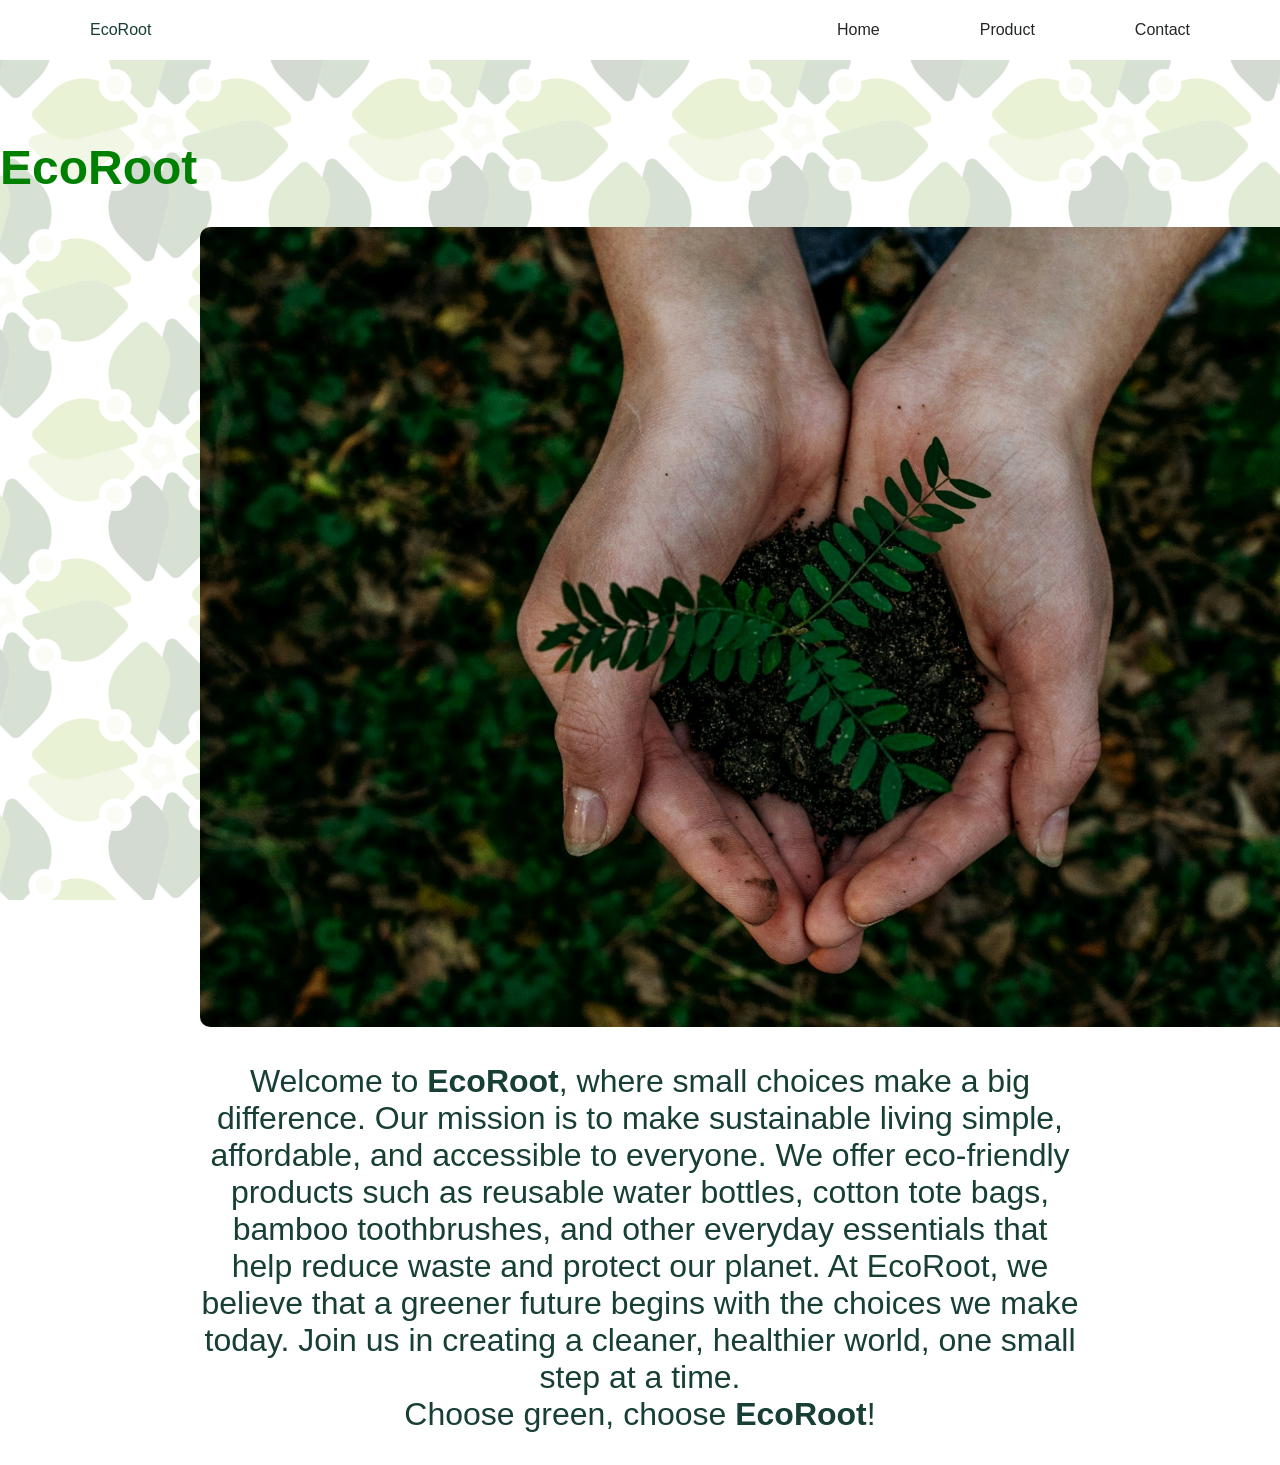
<file: index.html>
<!DOCTYPE html>
<html lang="en">
<head>
    <meta charset="UTF-8">
    <meta name="viewport" content="width=device-width, initial-scale=1.0">
    <link rel="stylesheet" href="./html-css/css/style.css">
    <title>EcoRoot - Home</title>
</head>
<body>
    <nav class="navbar">
        <div class="logo">EcoRoot</div>
        <ul class="nav-links">
        <li><a href="index.html">Home</a>
        <li><a href="html-css/product.html">Product</a></li>
        <li><a href="html-css/contact.html">Contact</a></li>
        </ul>
    </nav>
    <main>
        <div class="first-part">
        <h1 class="heading">EcoRoot</h1>
        <img class="main-image" src="./html-css/images/main-image.jpg" alt="">
        <p>Welcome to <strong>EcoRoot</strong>, where small choices make a big difference. Our mission is to make sustainable living simple, affordable, and accessible to everyone. We offer eco-friendly products such as reusable water bottles, cotton tote bags, bamboo toothbrushes, and other everyday essentials that help reduce waste and protect our planet. At EcoRoot, we believe that a greener future begins with the choices we make today. Join us in creating a cleaner, healthier world, one small step at a time. <br> Choose green, choose <strong>EcoRoot</strong>!</p>
        </div>
    </main>

</body>
</html>
</file>
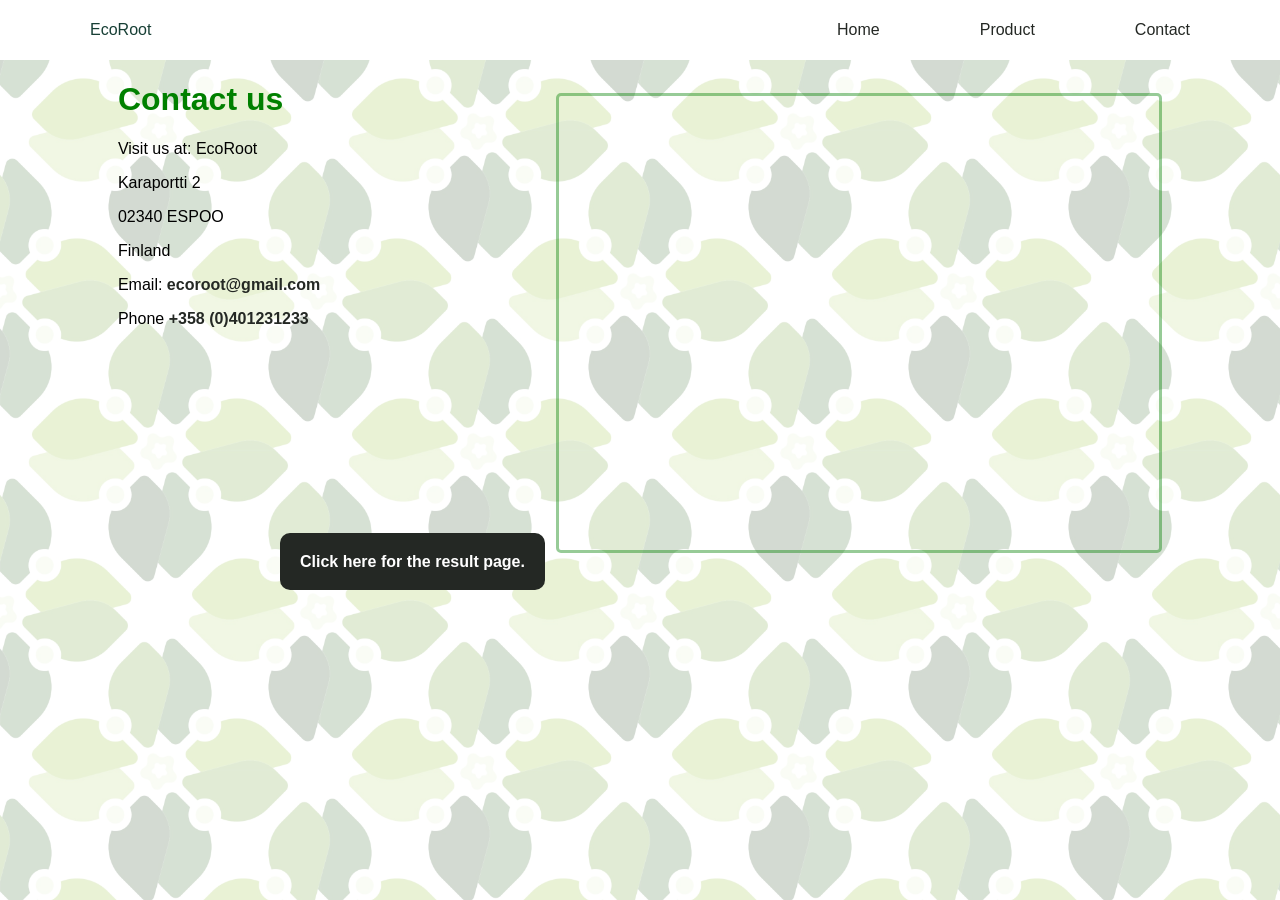
<file: html-css/contact.html>
<!DOCTYPE html>
<html lang="en">
<head>
    <meta charset="UTF-8">
    <meta name="viewport" content="width=device-width, initial-scale=1.0">
    <link rel="stylesheet" href="css/style.css">
    <title>EcoRoot - Contact</title>
</head>
<body>
        <nav class="navbar">
        <div class="logo">EcoRoot</div>
        <ul class="nav-links">
        <li><a href="../index.html">Home</a>
        <li><a href="product.html">Product</a></li>
        <li><a href="contact.html">Contact</a></li>
        </ul>
    </nav>
    <div class="footer-content">
        <div class="contact-info">
            <h1>Contact us</h1>
            <p>Visit us at: EcoRoot</p>
            <p>Karaportti 2</p>
            <p>02340 ESPOO</p>
            <p>Finland</p>
            <p>Email: <strong><a href="ecoroot@gmail.com">ecoroot@gmail.com</a></strong></p>
            <p>Phone <strong><a href="+358 (0)401231233">+358 (0)401231233</a></strong></p>
        </div>
        <div class="google-map">
            <iframe src="https://www.google.com/maps/embed?pb=!1m18!1m12!1m3!1d2180.040008069358!2d24.755933612739543!3d60.22399853898419!2m3!1f0!2f0!3f0!3m2!1i1024!2i768!4f13.1!3m3!1m2!1s0x468df797cfe43cbb%3A0xb99a2c26d4df39ff!2sMetropolia%20University%20of%20Applied%20Sciences%20-%20Karamalmi%20Campus!5e1!3m2!1sen!2sfi!4v1793103641897!5m2!1sen!2sfi" width="600" height="450" style="border:0;"  allowfullscreen="" loading="lazy" referrerpolicy="strict-origin-when-cross-origin"></iframe>
        </div>

       </div>
       <div class="result-link">
        <a href="result.html" ><strong>Click here for the result page.</strong></a>
       </div>
       
    
</body>
</html>
</file>
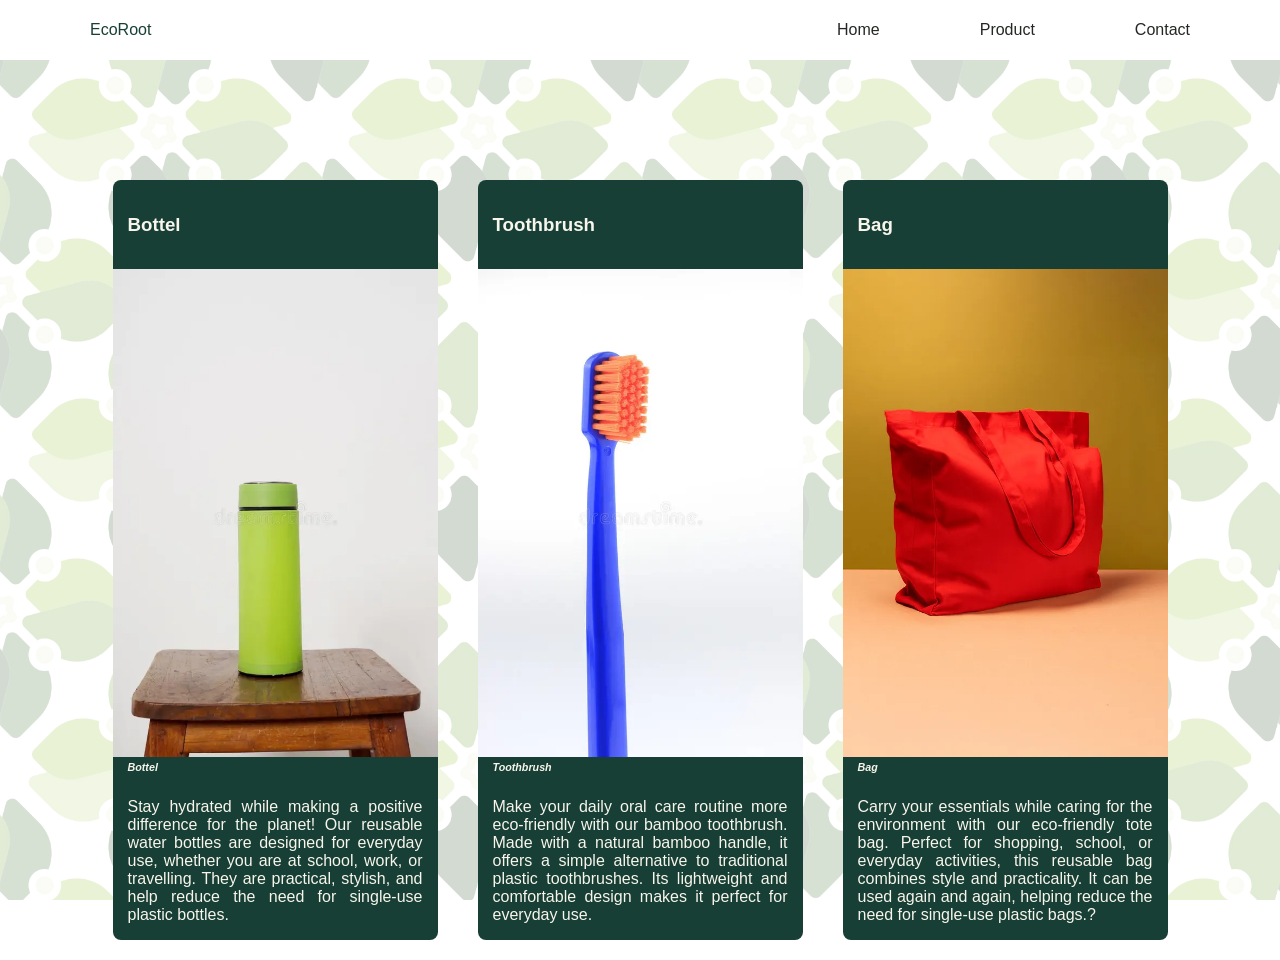
<file: html-css/product.html>
<!DOCTYPE html>
<html lang="en">
<head>
    <meta charset="UTF-8">
    <meta name="viewport" content="width=device-width, initial-scale=1.0">
    <link rel="stylesheet" href="css/style.css">
    <title>EcoRoot - Product</title>
</head>
<body>
        <nav class="navbar">
        <div class="logo">EcoRoot</div>
        <ul class="nav-links">
        <li><a href="../index.html">Home</a>
        <li><a href="product.html">Product</a></li>
        <li><a href="contact.html">Contact</a></li>
        </ul>
    </nav>
    <div class="card-container">
        <div class="card">
            <div class="card-content">
                <h3>Bottel</h3>
                <div class="image-product">
                    <img src="images/b2.webp" alt="Botle image">
                </div>
                <h6><i>Bottel</i></h6>
                <p>Stay hydrated while making a positive difference for the planet! Our reusable water bottles are designed for everyday use, whether you are at school, work, or travelling. They are practical, stylish, and help reduce the need for single-use plastic bottles.</p>
            </div>
        </div>

        <div class="card">
            <div class="card-content">
                <h3>Toothbrush</h3>
                <div class="image-product">
                    <img src="images/toothbrash2.webp" alt="">
                </div>
                 <h6><i>Toothbrush</i></h6>
                <p>Make your daily oral care routine more eco-friendly with our bamboo toothbrush. Made with a natural bamboo handle, it offers a simple alternative to traditional plastic toothbrushes. Its lightweight and comfortable design makes it perfect for everyday use.</p>
            </div>
        </div>

        <div class="card">
            <div class="card-content">
                <h3>Bag</h3>
                <div class="image-product">
                    <img src="images/bag2.webp" alt="">
                </div>
                <h6><i>Bag</i></h6>
                <p>Carry your essentials while caring for the environment with our eco-friendly tote bag. Perfect for shopping, school, or everyday activities, this reusable bag combines style and practicality. It can be used again and again, helping reduce the need for single-use plastic bags.?</p>
            </div>
        </div>
       </div>

    
</body>
</html>
</file>
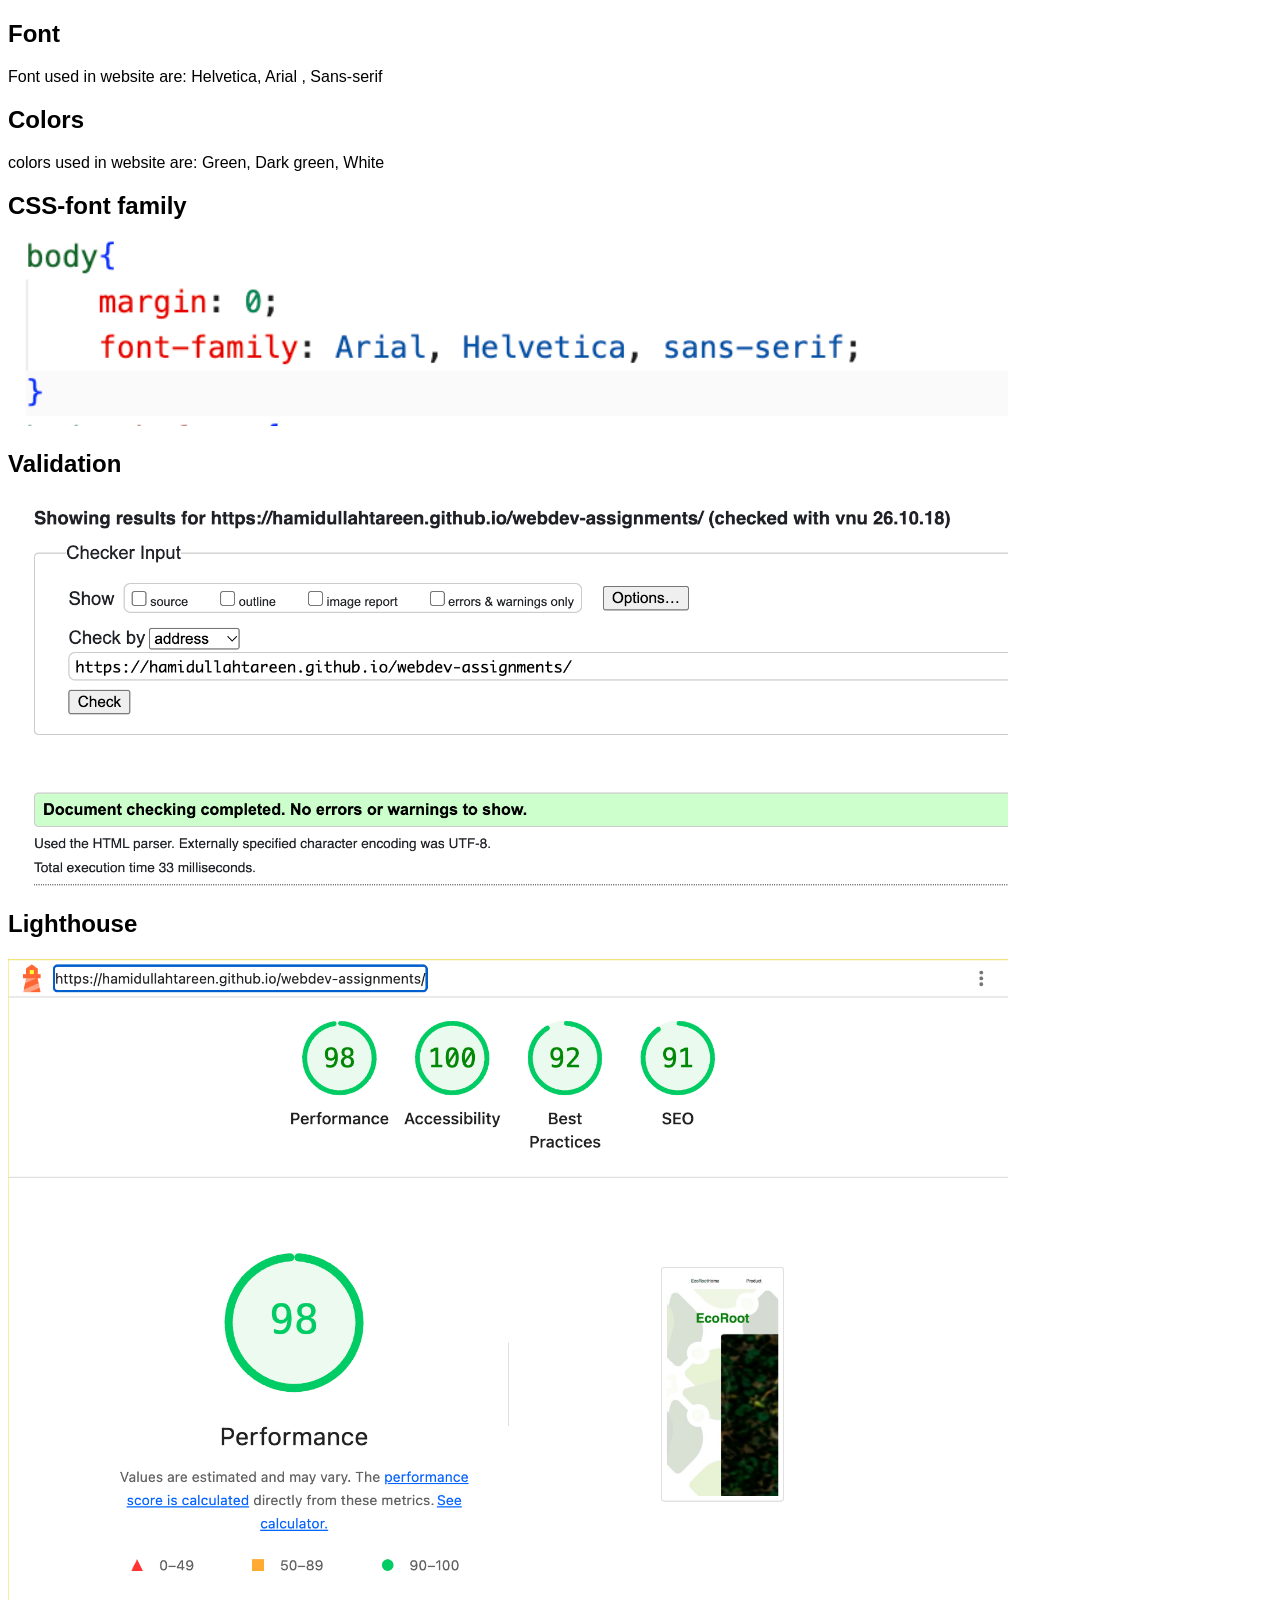
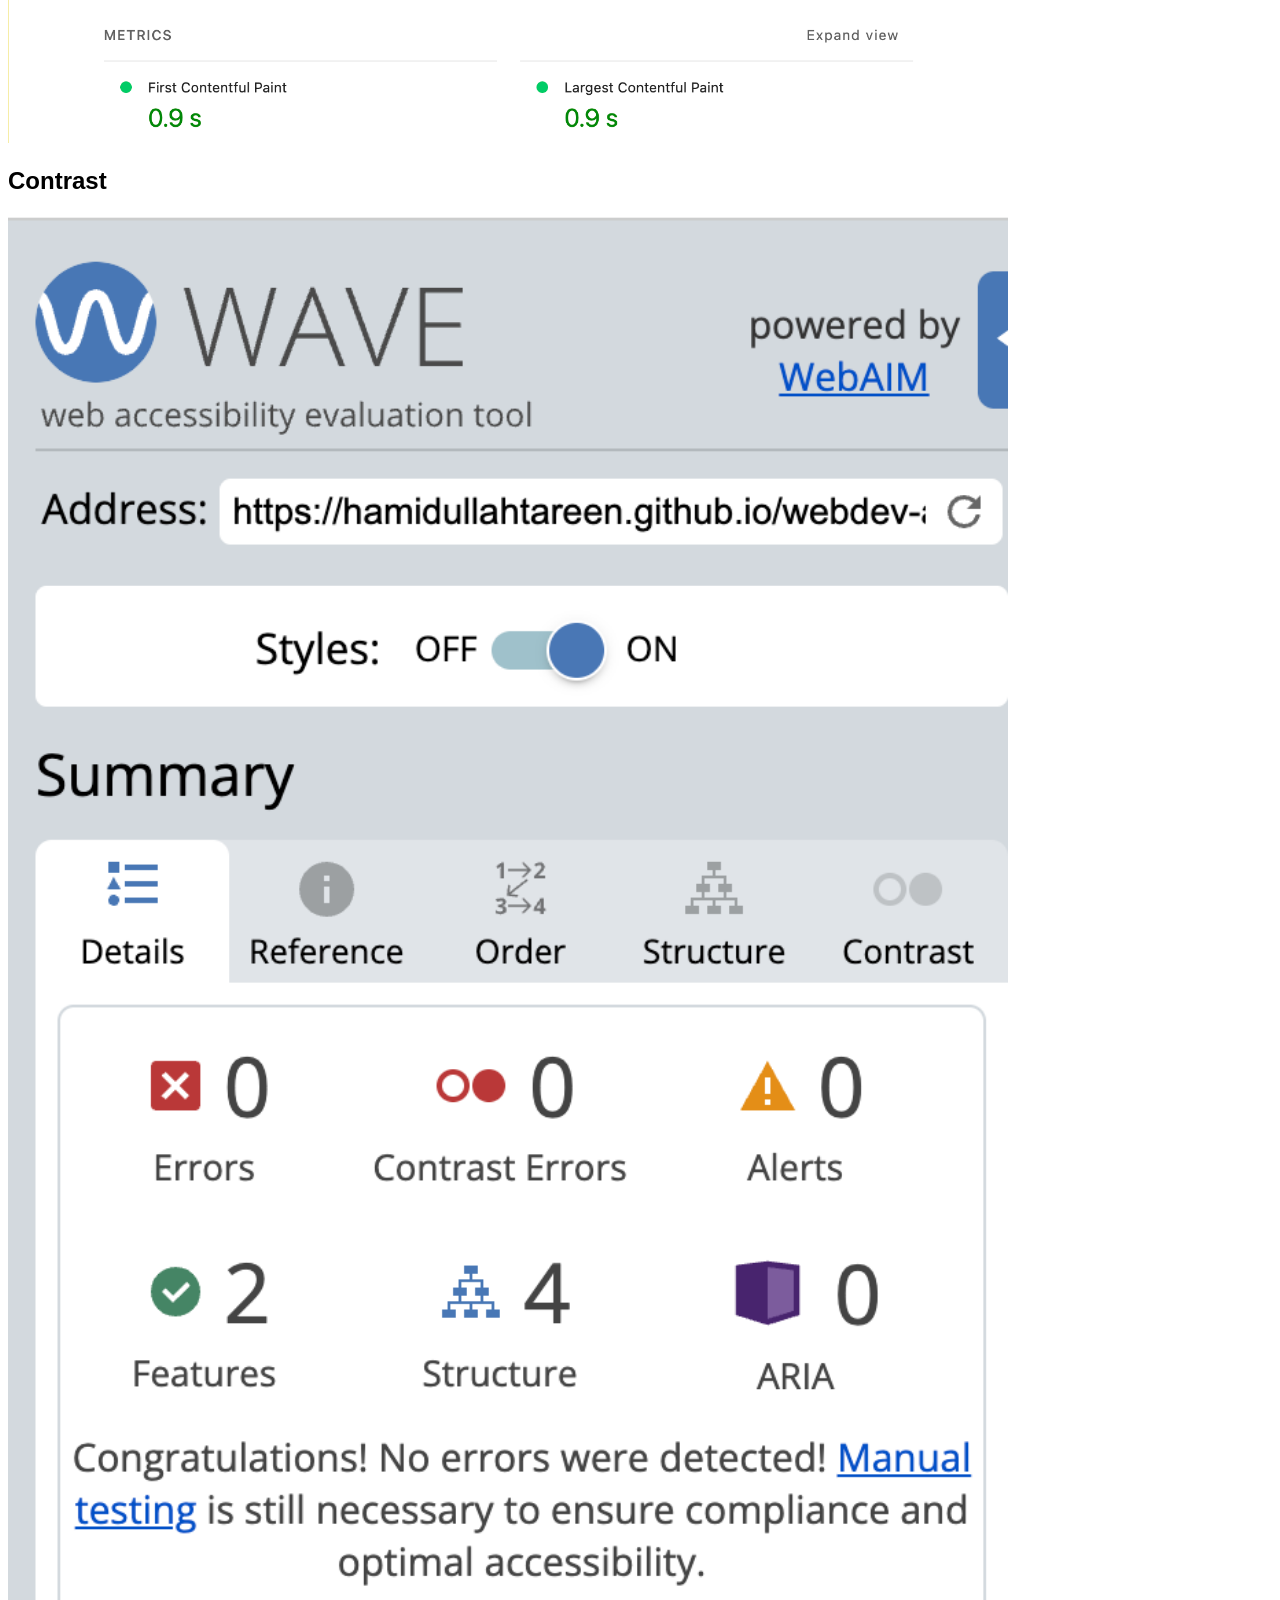
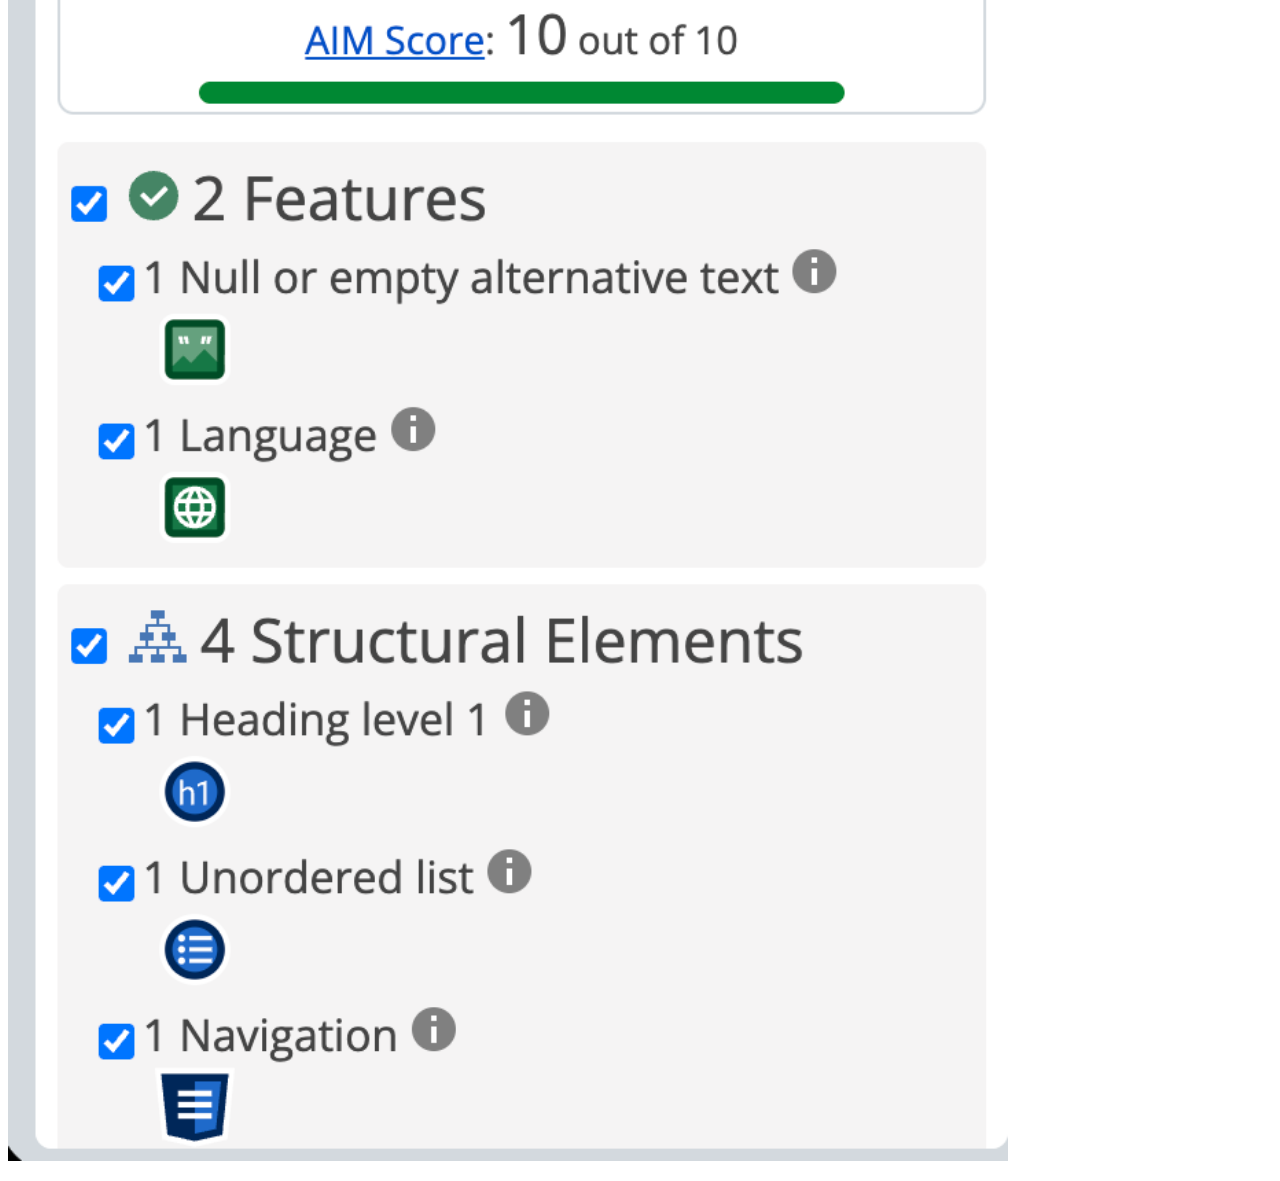
<file: html-css/result.html>
<!DOCTYPE html>
<html lang="en">
<head>
    <meta charset="UTF-8">
    <meta name="viewport" content="width=device-width, initial-scale=1.0">
    <title>Result</title>
    <style>
        body{
            font-family: Arial, Helvetica, sans-serif;
        }
        img{
            width: 1000px;
        }
    </style>
</head>
<body>
    <h2>Font</h2>
    <p>Font used in website are: Helvetica, Arial , Sans-serif</p>
    <h2>Colors</h2>
    <p>colors used in website are: Green, Dark green, White</p>

    <h2>CSS-font family</h2>
    <p>
        <img src="images/CSS-font-family.png" alt="valid">
    </p>

    <h2>Validation</h2>
    <p>
        <img src="images/validation.png" alt="valid">
    </p>
    <h2>Lighthouse</h2>
    <p>
        <img src="images/Lighthouse.png" alt="lighthouse">
    </p>
    <h2>Contrast</h2>
    <p>
        <img src="images/contrast.png" alt="contrast">
</p>

</body>
</html>
</file>
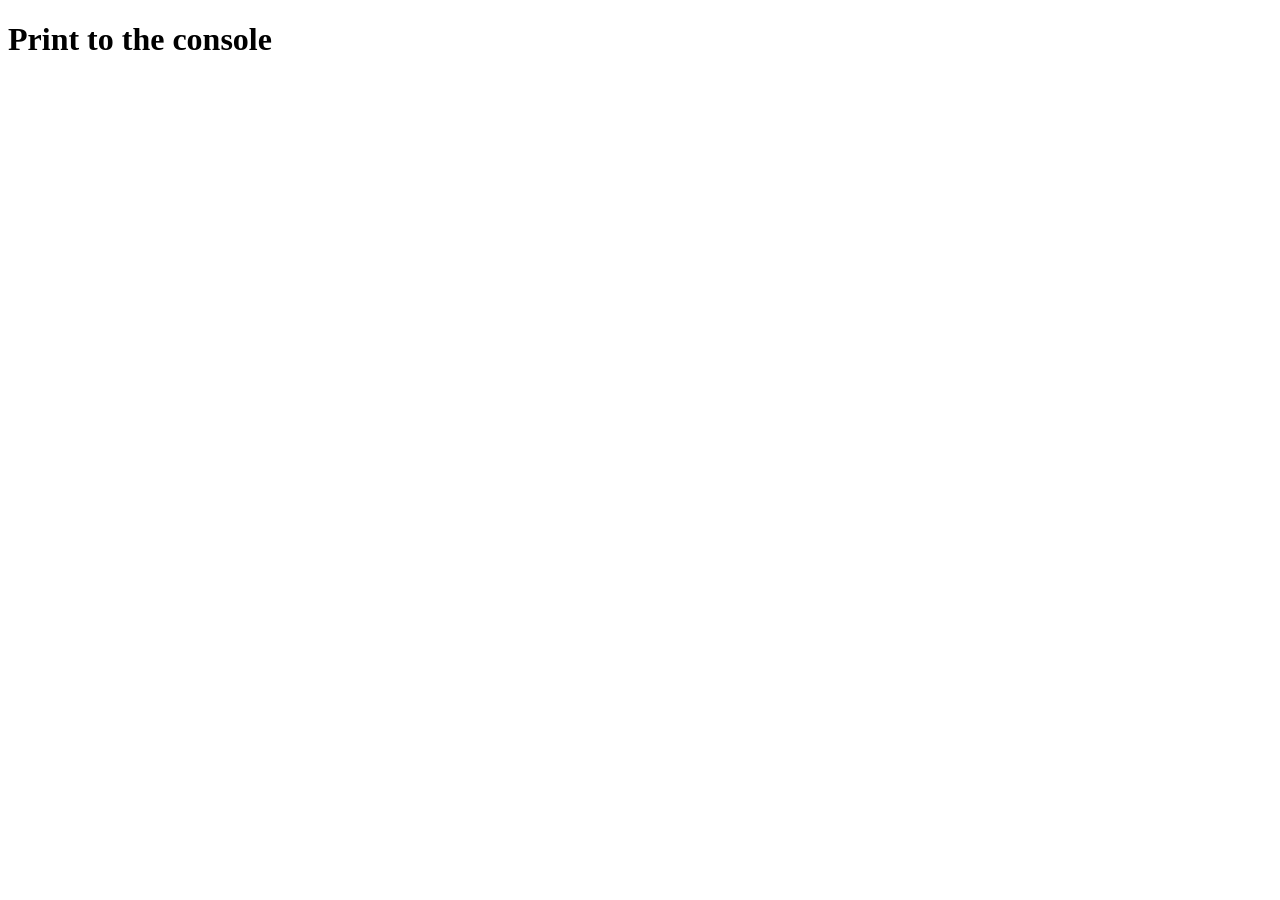
<file: js-1-2/assignment-1/assignment-1.html>
<!DOCTYPE html>
<html lang="en">
<head>
    <meta charset="UTF-8">
    <meta name="viewport" content="width=device-width, initial-scale=1.0">
    <title>Assignment 1</title>
    <script src="assignment-1.js"></script>
</head>
<body>
    <h1>Print to the console</h1>
    <p id="target"></p>
</body>
</html>
</file>
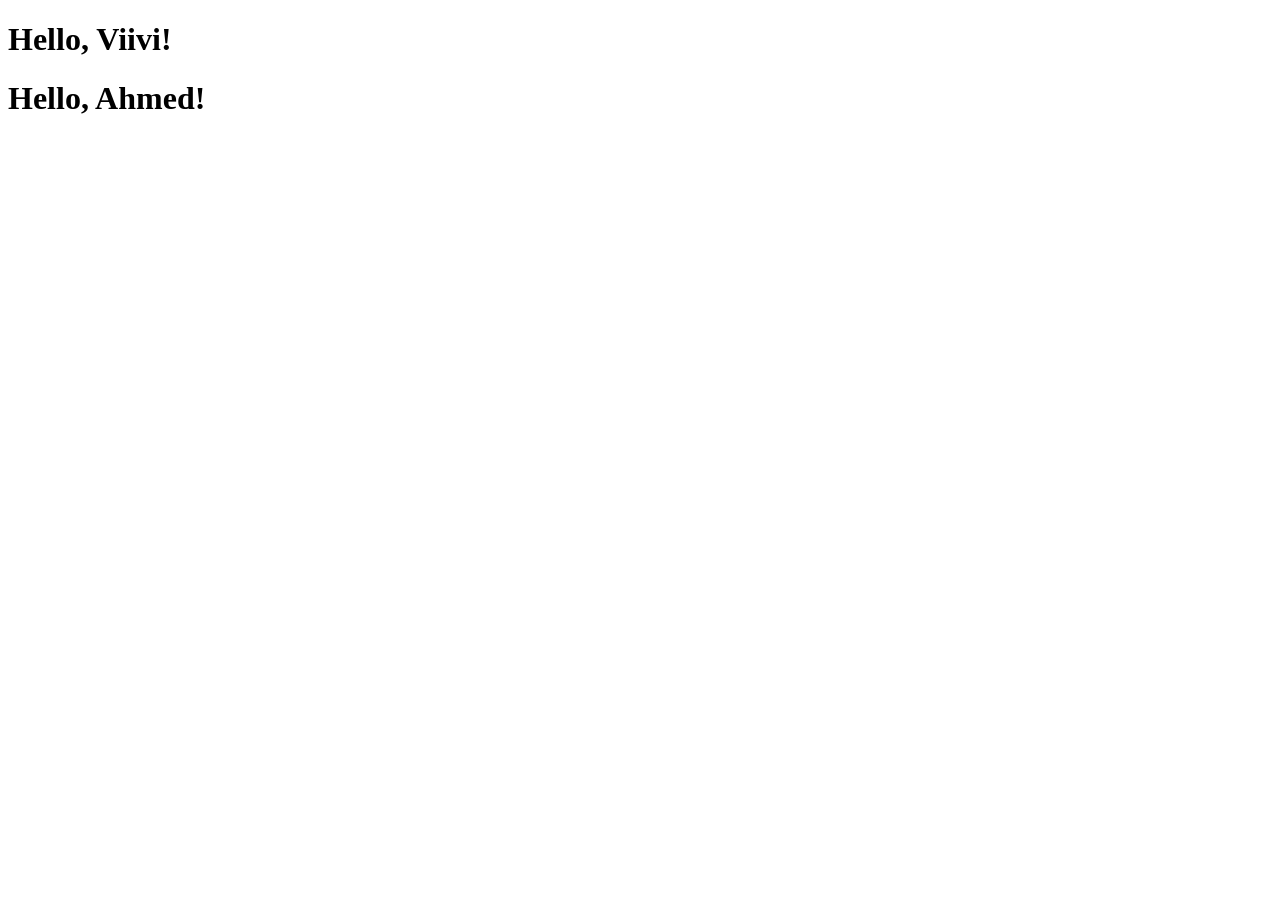
<file: js-1-2/assignment-2/assignment-2.html>
<!DOCTYPE html>
<html lang="en">
<head>
  <meta charset="UTF-8">
  <title>Assignment 2</title>
  <script src="assignment-2.js" defer></script>
</head>
<body>
<h1>Hello, Viivi!</h1>
<h1>Hello, Ahmed!</h1>
<p id="target"></p>
</body>
</html>
</file>
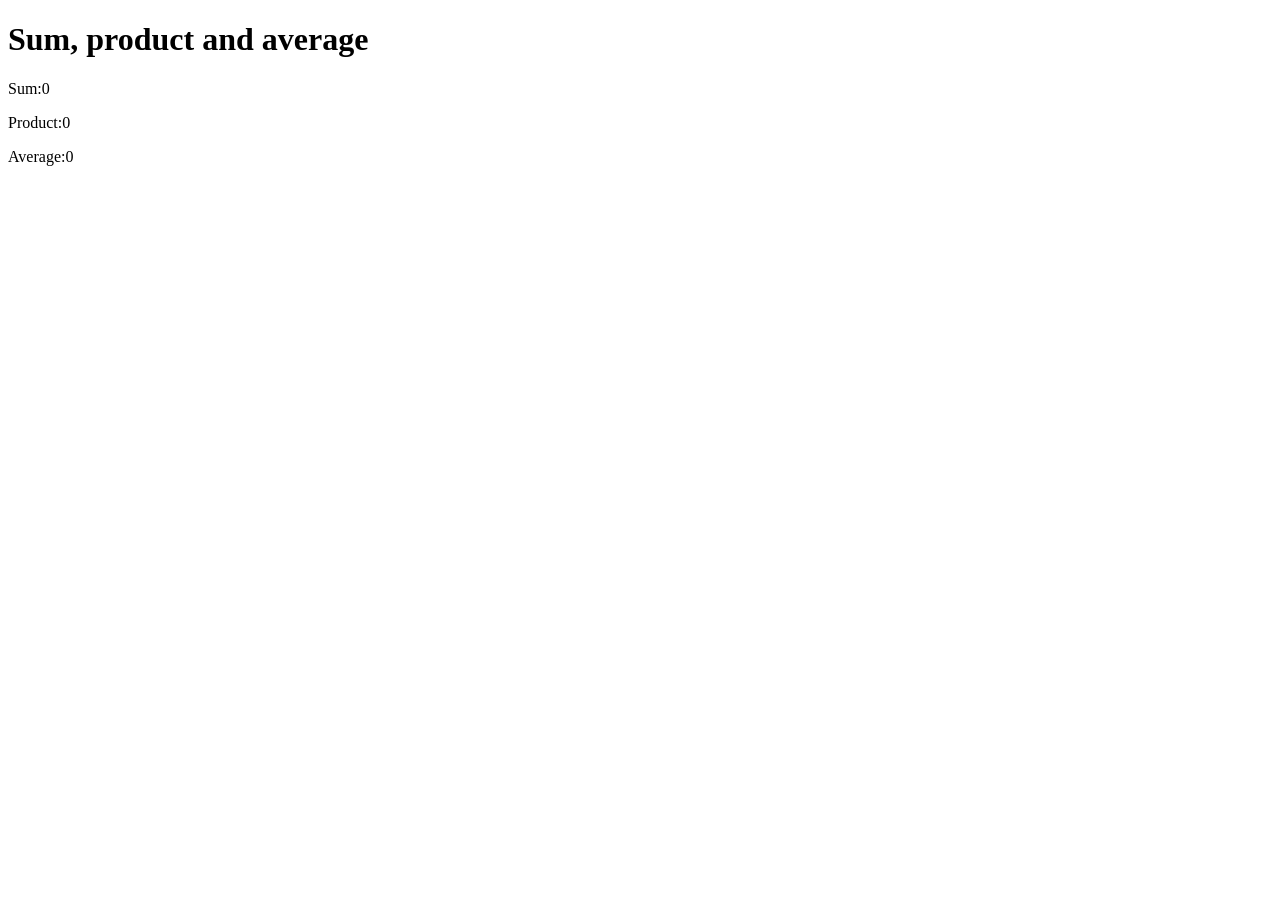
<file: js-1-2/assignment-3/assignment-3.html>
<!DOCTYPE html>
<html lang="en">
<head>
  <meta charset="UTF-8">
  <title>Assignment 3</title>
  <script src="assignment-3.js" defer></script>
</head>
<body>
<h1>Sum, product and average</h1>
<p id="sum"></p>
<p id="product"></p>
<p id="average"></p>
</body>
</html>
</file>
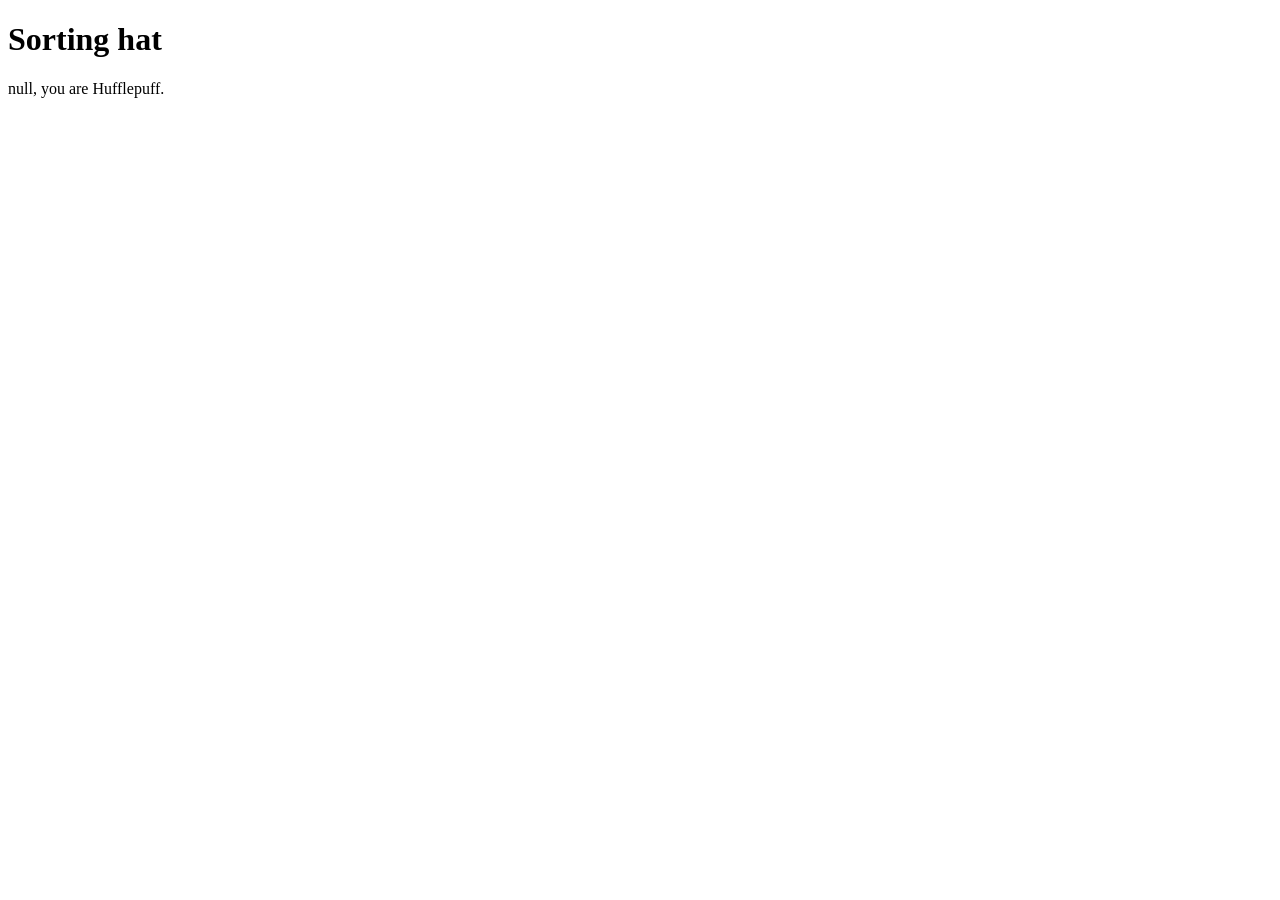
<file: js-1-2/assignment-4/assignment-4.html>
<!DOCTYPE html>
<html lang="en">
<head>
  <meta charset="UTF-8">
  <title>Assignment 4</title>
  <script src="assignment-4.js" defer></script>
</head>
<body>
<h1>Sorting hat</h1>
<p id="result"></p>
</body>
</html>
</file>
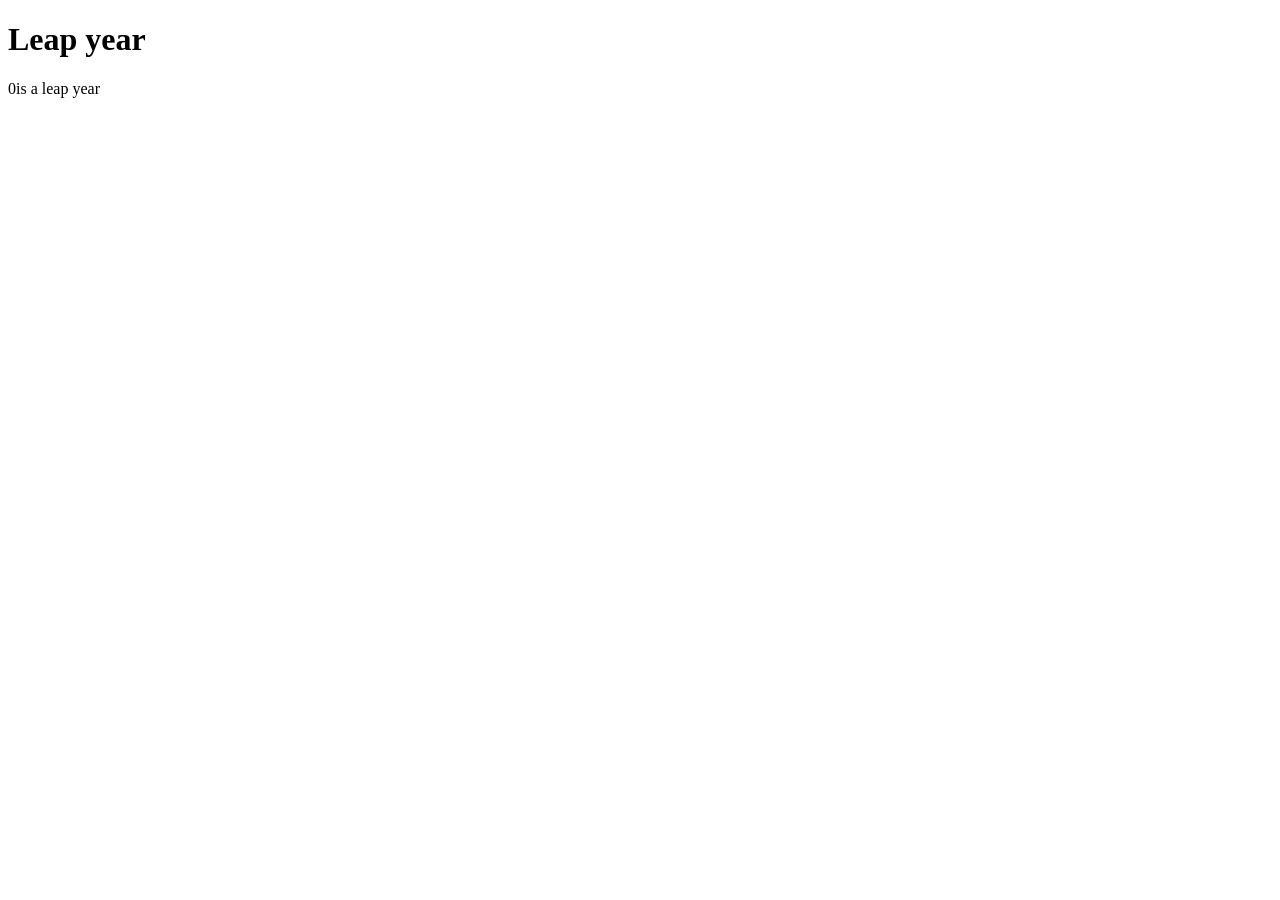
<file: js-1-2/assignment-5/assignment-5.html>
<!DOCTYPE html>
<html lang="en">
<head>
  <meta charset="UTF-8">
  <title>Assignment 5</title>
  <script src="assignment-5.js" defer></script>
</head>
<body>
<h1>Leap year</h1>
<p id="target"></p>
</body>
</html>
</file>
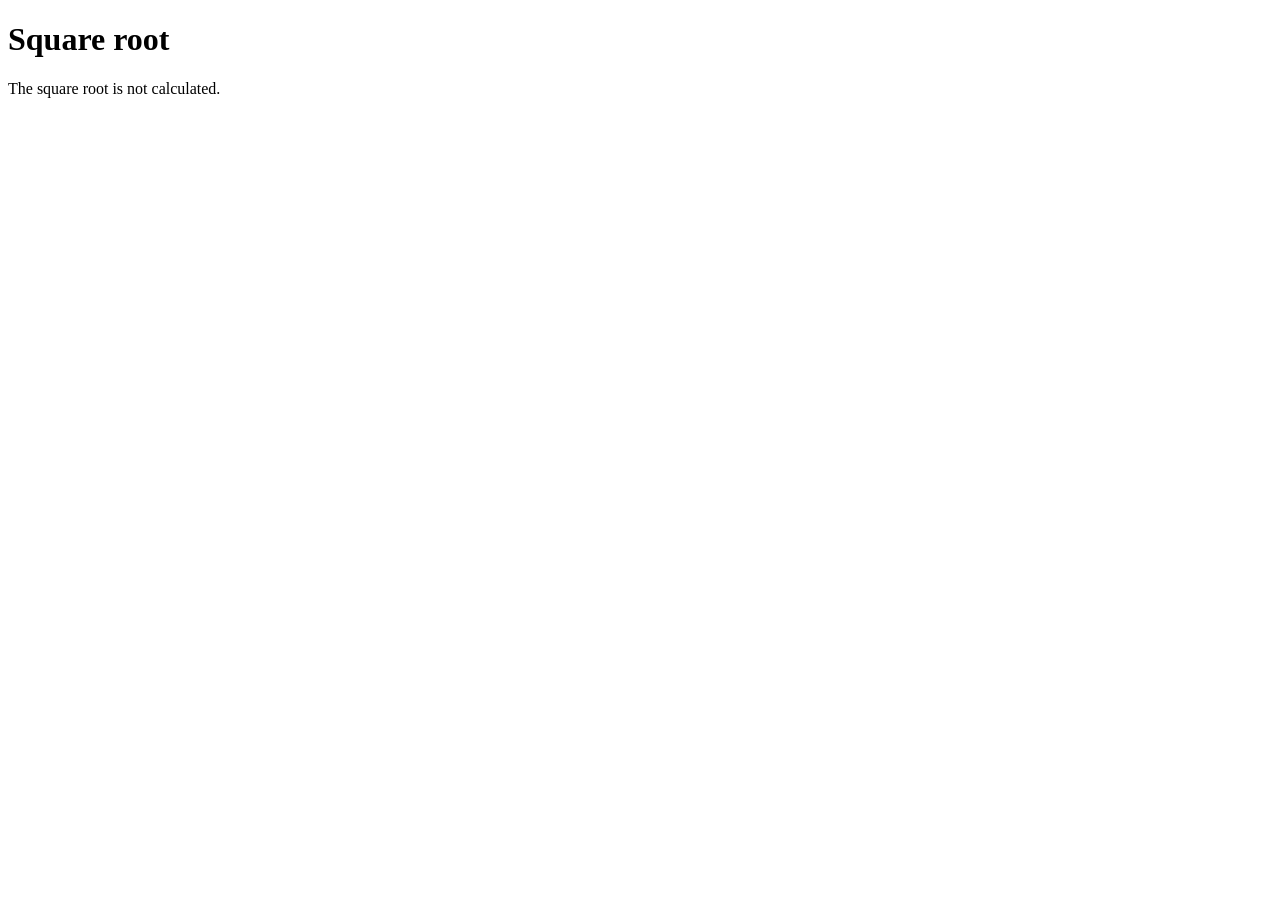
<file: js-1-2/assignment-6/assignment-6.html>
<!DOCTYPE html>
<html lang="en">
<head>
  <meta charset="UTF-8">
  <title>Assignment 6</title>
  <script src="assignment-6.js" defer></script>
</head>
<body>
<h1>Square root</h1>
<p id="target"></p>
</body>
</html>
</file>
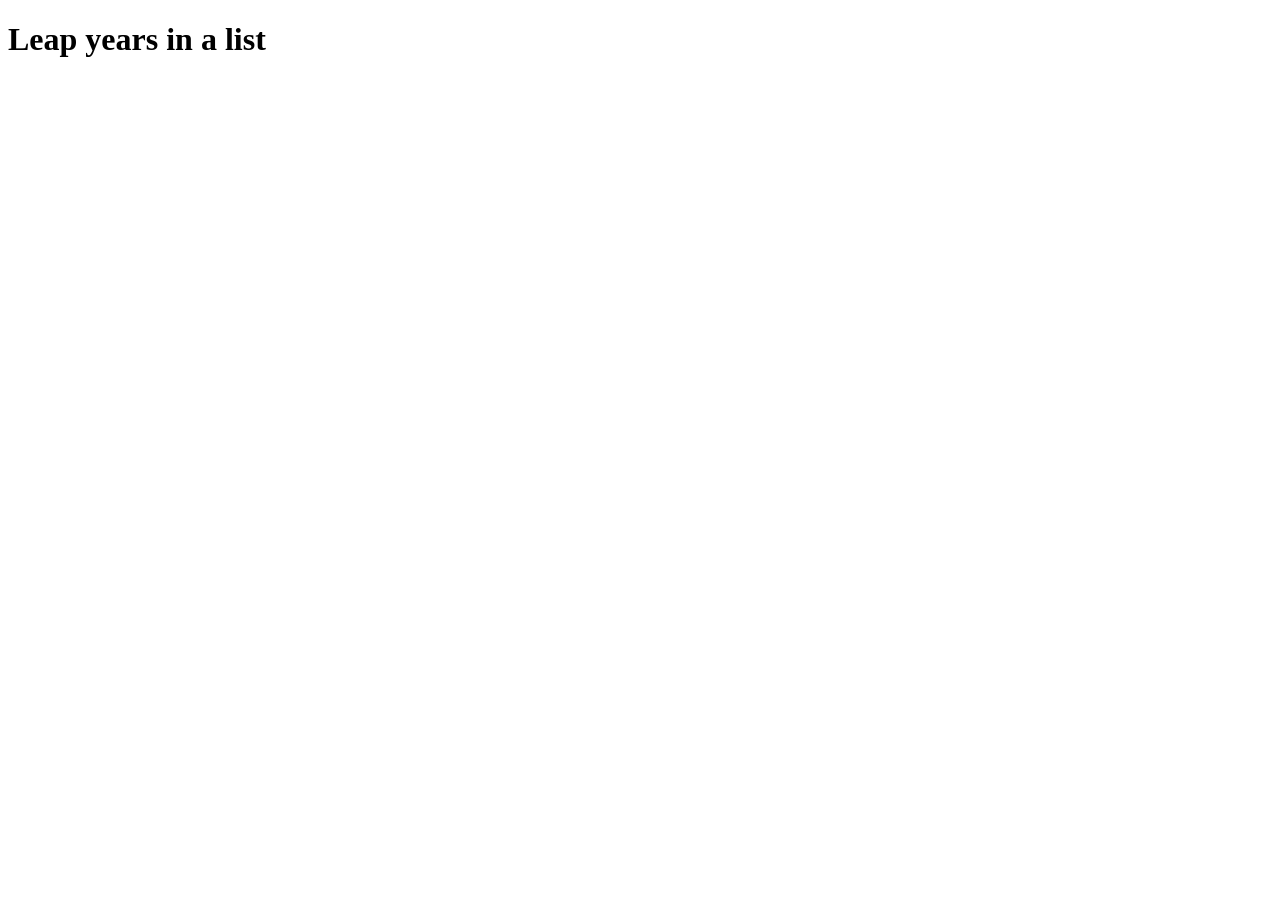
<file: js-1-2/assignment-8/assignment-8.html>
<!DOCTYPE html>
<html lang="en">
<head>
  <meta charset="UTF-8">
  <title>Assignment 8</title>
  <script src="assignment-8.js" defer></script>
</head>
<body>
<h1>Leap years in a list</h1>
<ul id="target"></ul>
</body>
</html>
</file>
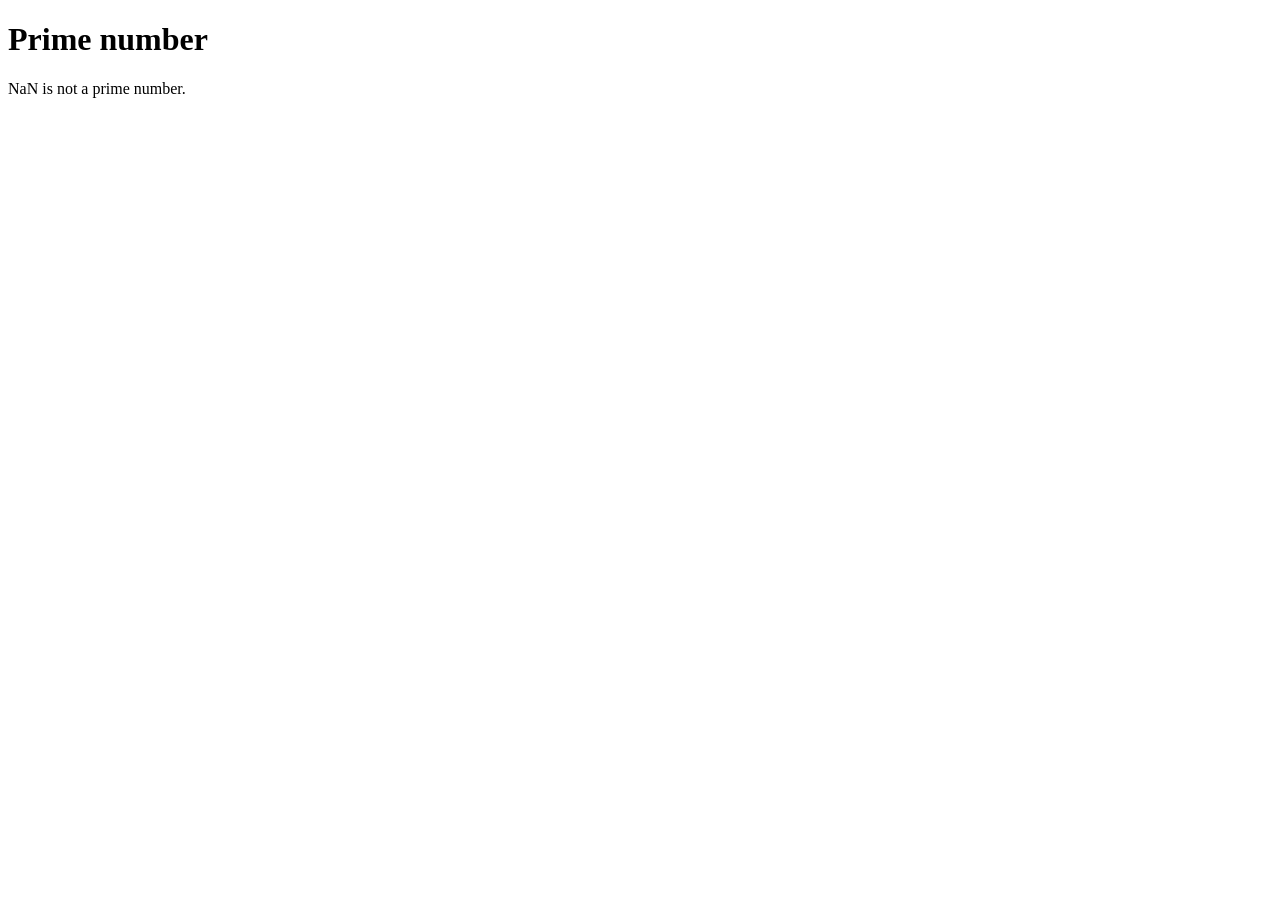
<file: js-1-2/assignment-9/assignment-9.html>
<!DOCTYPE html>
<html lang="en">
<head>
  <meta charset="UTF-8">
  <title>Assignment 9</title>
  <script src="assignment-9.js" defer></script>
</head>
<body>
<h1>Prime number</h1>
<p id="target"></p>
</body>
</html>
</file>
<file: html-css/css/style.css>
body{
    margin: 0;
    font-family: Arial, Helvetica, sans-serif;
}
body::before {
    content: "";
    position: fixed;
    top: 0;
    left: 0;
    width: 100%;
    height: 100%;
    background-image: url("../images/b2.jpg");
    background-size: cover;
    background-position: center;
    opacity: 0.2;
    z-index: -1;
}

.logo{
    max-width: 100%;
    color:#173F35 ;
    margin-left: 5rem;
}

.navbar{
    display: flex;
    justify-content: space-between;
    align-items: center;
    background-color: white;
    color: white;
    padding: 5px 10px;
}

.nav-links{
    list-style: none;
    display: flex;
    gap: 100px;
    margin-right: 80px;
    padding: 0;

}

.nav-links a {
    color: #242824;
    text-decoration: none;
    
}

.nav-links a:hover{
    color: #D8E5D0;
    background-color: #242824;
    padding: 10px 10px;
    border-radius: 5px;
}

.first-part{
    display: block;
    justify-items: center;
    align-items: center;
    margin-top: 80px;

}
.first-part .heading{
    color: green;
    font-size: 3rem;
}
.first-part .main-image{
    width: 1300px;
    height: 800px;
    margin-left: 200px;
    border: #242824;
    border-radius: 10px;
    
}
.first-part p{
    text-align: center;
    text-justify: inter-word;
    margin-left: 200px ;
    margin-right: 200px;
    font-size: 2rem;
    color: #173F35;

}
.card-container{
    display: flex;
    justify-content: center;
    flex-wrap: wrap;
    margin-top: 100px;

}

.card{
    width: 325px;
    background-color: #173F35;
    border-radius: 8px;
    overflow: hidden;
    margin: 20px;
}
.card-content h3{
    padding: 15px;
    color: #F8F5EC;
}

.card-content h6{
    margin-top: 0;
    margin-left: 15px;
    padding:0;
    color: #F8F5EC;
}
.card-content p{
    text-align: justify;
    margin-right: 15px;
    margin-top: 0;
    margin-left: 15px;
    color: #F8F5EC;
}
.image-product{
    width: 100%;
    /* margin-left: 15px;
    margin-right: 15px; */

}
.image-product img {
    width: 100%;
}

.contact-info h1 {
    color: green;
}
.contact-info p a{
    text-decoration: none;
    color: #242824;
}
.contact-info p a:hover{
    background-color: #3a9204;
    padding: 5px;
    color: white;
    border-radius: 3px;
}
.google-map{
    border-radius: 5px;
    margin-top: 33px;
    border: solid rgba(0, 128, 0, 0.409);
}
.footer-content{
    display: flex;
    justify-content: space-around;
}

.result-link{

    margin-left: 280px;
}

.result-link a{
        background-color: #242824;
        color: white;
        padding: 20px;
        border-radius: 10px;
        text-decoration: none;
}

.result-link a:hover{
    background-color: green;
    color: white;
}
</file>
